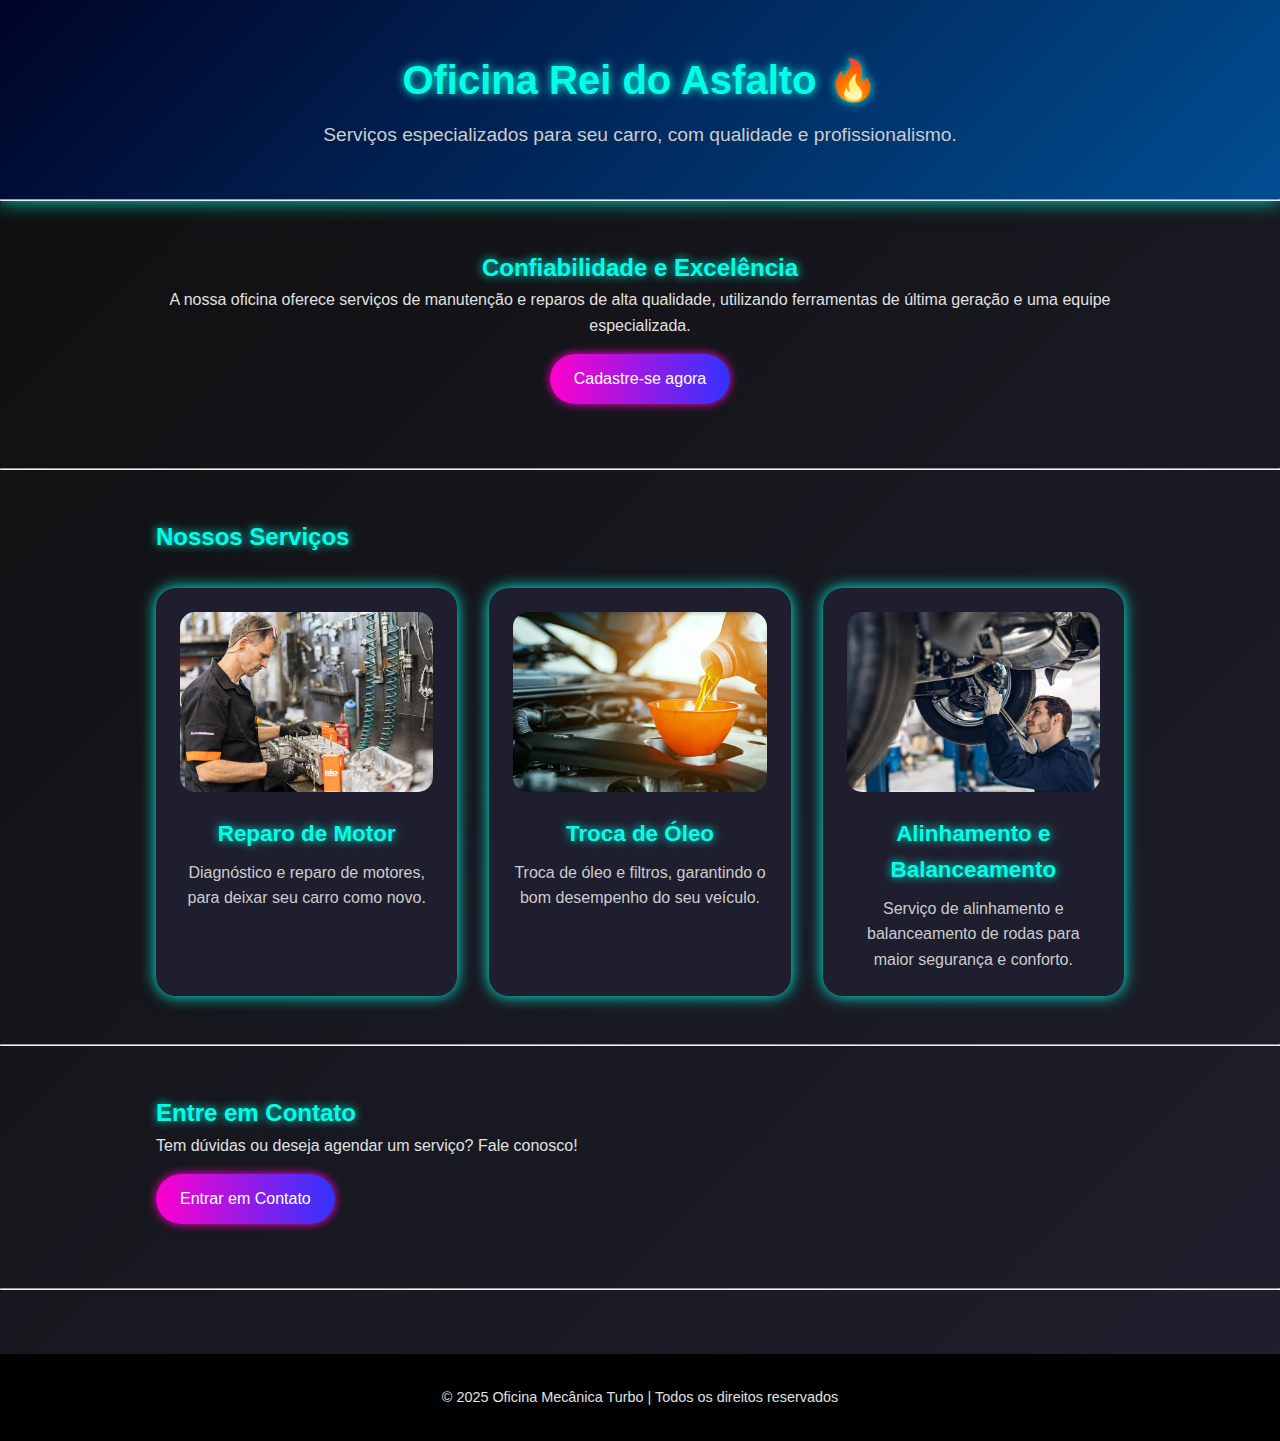
<file: Projetos/Pagina Inicial/Index.html>
<!DOCTYPE html>
<html lang="pt-br">
<head>
    <meta charset="UTF-8">
    <meta name="viewport" content="width=device-width, initial-scale=1.0">
    <link rel="stylesheet" href="Index.css">
    <title>Oficina Mecânica - Bem-vindo!</title>
</head>
<body>

<!-- Header com título e descrição -->
<header>
    <div class="header-container">
        <h1>Oficina Rei do Asfalto 🔥</h1>
        <p>Serviços especializados para seu carro, com qualidade e profissionalismo.</p>
        
    </div>
</header>
<hr>

<!-- Seção de introdução -->
<section class="intro">
    <div class="intro-container">
        <h2>Confiabilidade e Excelência</h2>
        <p>A nossa oficina oferece serviços de manutenção e reparos de alta qualidade, utilizando ferramentas de última geração e uma equipe especializada.</p>
        <a href="../Cadastro de Cliente/Cadastro de Cliente.html" class="btn">Cadastre-se agora</a>
    </div>
</section>
<hr>

<!-- Seção de serviços oferecidos -->
<section class="servicos">
    <h2>Nossos Serviços</h2>
    <div class="servicos-container">
        <div class="servico">
            <img src="reparo-do-motor.jpg" alt="Reparo de motor">
            <h3>Reparo de Motor</h3>
            <p>Diagnóstico e reparo de motores, para deixar seu carro como novo.</p>
        </div>
        <div class="servico">
            <img src="image-2023-03-28T034601.095.webp" alt="Troca de óleo">
            <h3>Troca de Óleo</h3>
            <p>Troca de óleo e filtros, garantindo o bom desempenho do seu veículo.</p>
        </div>
        <div class="servico">
            <img src="Interna-Alinhamento-e-balanceamento-de-carro-ok.jpg" alt="Alinhamento e Balanceamento">
            <h3>Alinhamento e Balanceamento</h3>
            <p>Serviço de alinhamento e balanceamento de rodas para maior segurança e conforto.</p>
        </div>
    </div>
</section>
<hr>
<!-- Seção de contato -->
<section class="contato">
    <h2>Entre em Contato</h2>
    <p>Tem dúvidas ou deseja agendar um serviço? Fale conosco!</p>
    <a href="../Pagina Inicial/Contato/Contato.html" class="btn">Entrar em Contato</a>
</section>
<hr>
<!-- Footer -->
<footer>
    <p>&copy; 2025 Oficina Mecânica Turbo | Todos os direitos reservados</p>
</footer>

</body>
</html>
</file>
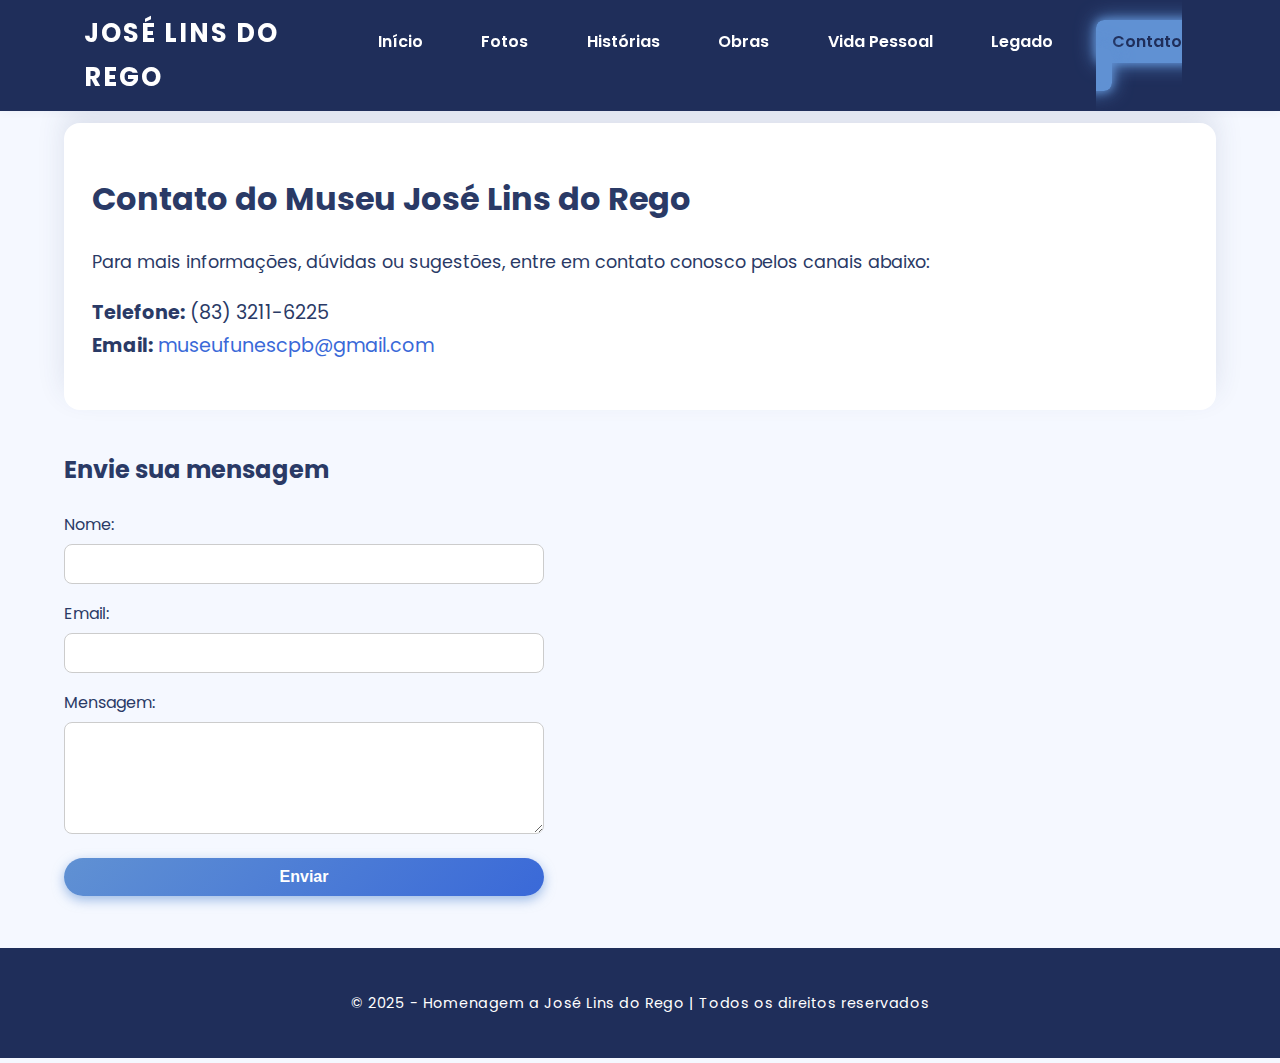
<file: Colegio/Contato.html>
<!DOCTYPE html>
<html lang="pt-br">
<head>
  <meta charset="UTF-8" />
  <meta name="viewport" content="width=device-width, initial-scale=1" />
  <title>Contato - José Lins do Rego</title>
  <link rel="stylesheet" href="css e java/Colegio.css" />
  <script defer src="css e java/Colegio.js"></script>
</head>
<body>
  <header class="header">
    <div class="container header-container">
      <div class="logo">José Lins do Rego</div>
      <nav>
        <button id="menu-toggle" class="menu-toggle">☰</button>
        <ul id="nav-links" class="nav-links">
          <li><a href="Colegio.html">Início</a></li>
          <li><a href="Fotos.html">Fotos</a></li>
          <li><a href="Historias.html">Histórias</a></li>
          <li><a href="Obras.html">Obras</a></li>
          <li><a href="Vidapessoal.html">Vida Pessoal</a></li>
          <li><a href="legado.html">Legado</a></li>
          <li><a href="contato.html" class="active">Contato</a></li>
        </ul>
      </nav>
    </div>
  </header>

  <main class="container main">
    <section class="story">
      <h1>Contato do Museu José Lins do Rego</h1>
      <p>Para mais informações, dúvidas ou sugestões, entre em contato conosco pelos canais abaixo:</p>
      <ul style="list-style: none; padding-left: 0; font-size: 1.2rem; color: var(--cor-texto);">
        <li><strong>Telefone:</strong> (83) 3211-6225</li>
        <li><strong>Email:</strong> <a href="mailto:museufunescpb@gmail.com" style="color: var(--cor-link); text-decoration: none;">museufunescpb@gmail.com</a></li>
      </ul>
    </section>

    <section style="margin-top: 2rem;">
      <h2>Envie sua mensagem</h2>
      <form id="contact-form" style="max-width: 480px; margin-top: 1rem;">
        <label for="name" style="display:block; margin-bottom: 6px;">Nome:</label>
        <input type="text" id="name" name="name" required style="width:100%; padding:10px; border-radius:8px; border:1px solid #ccc; margin-bottom: 16px; font-size: 1rem;" />

        <label for="email" style="display:block; margin-bottom: 6px;">Email:</label>
        <input type="email" id="email" name="email" required style="width:100%; padding:10px; border-radius:8px; border:1px solid #ccc; margin-bottom: 16px; font-size: 1rem;" />

        <label for="message" style="display:block; margin-bottom: 6px;">Mensagem:</label>
        <textarea id="message" name="message" rows="5" required style="width:100%; padding:10px; border-radius:8px; border:1px solid #ccc; margin-bottom: 16px; font-size: 1rem;"></textarea>

        <button type="submit" class="btn" style="width: 100%;">Enviar</button>
      </form>
      <div id="form-message" style="margin-top: 1rem; font-weight: bold; color: green; display:none;"></div>
    </section>
  </main>

  <footer class="footer">
    <div class="container">
      <p>&copy; 2025 - Homenagem a José Lins do Rego | Todos os direitos reservados</p>
    </div>
  </footer>

  <script>
    // JavaScript simples para simular envio do formulário
    const form = document.getElementById('contact-form');
    const formMessage = document.getElementById('form-message');

    form.addEventListener('submit', function(e) {
      e.preventDefault();
      formMessage.style.color = 'green';
      formMessage.textContent = 'Mensagem enviada com sucesso! Obrigado pelo contato.';
      formMessage.style.display = 'block';
      form.reset();
    });
  </script>
</body>
</html>
</file>
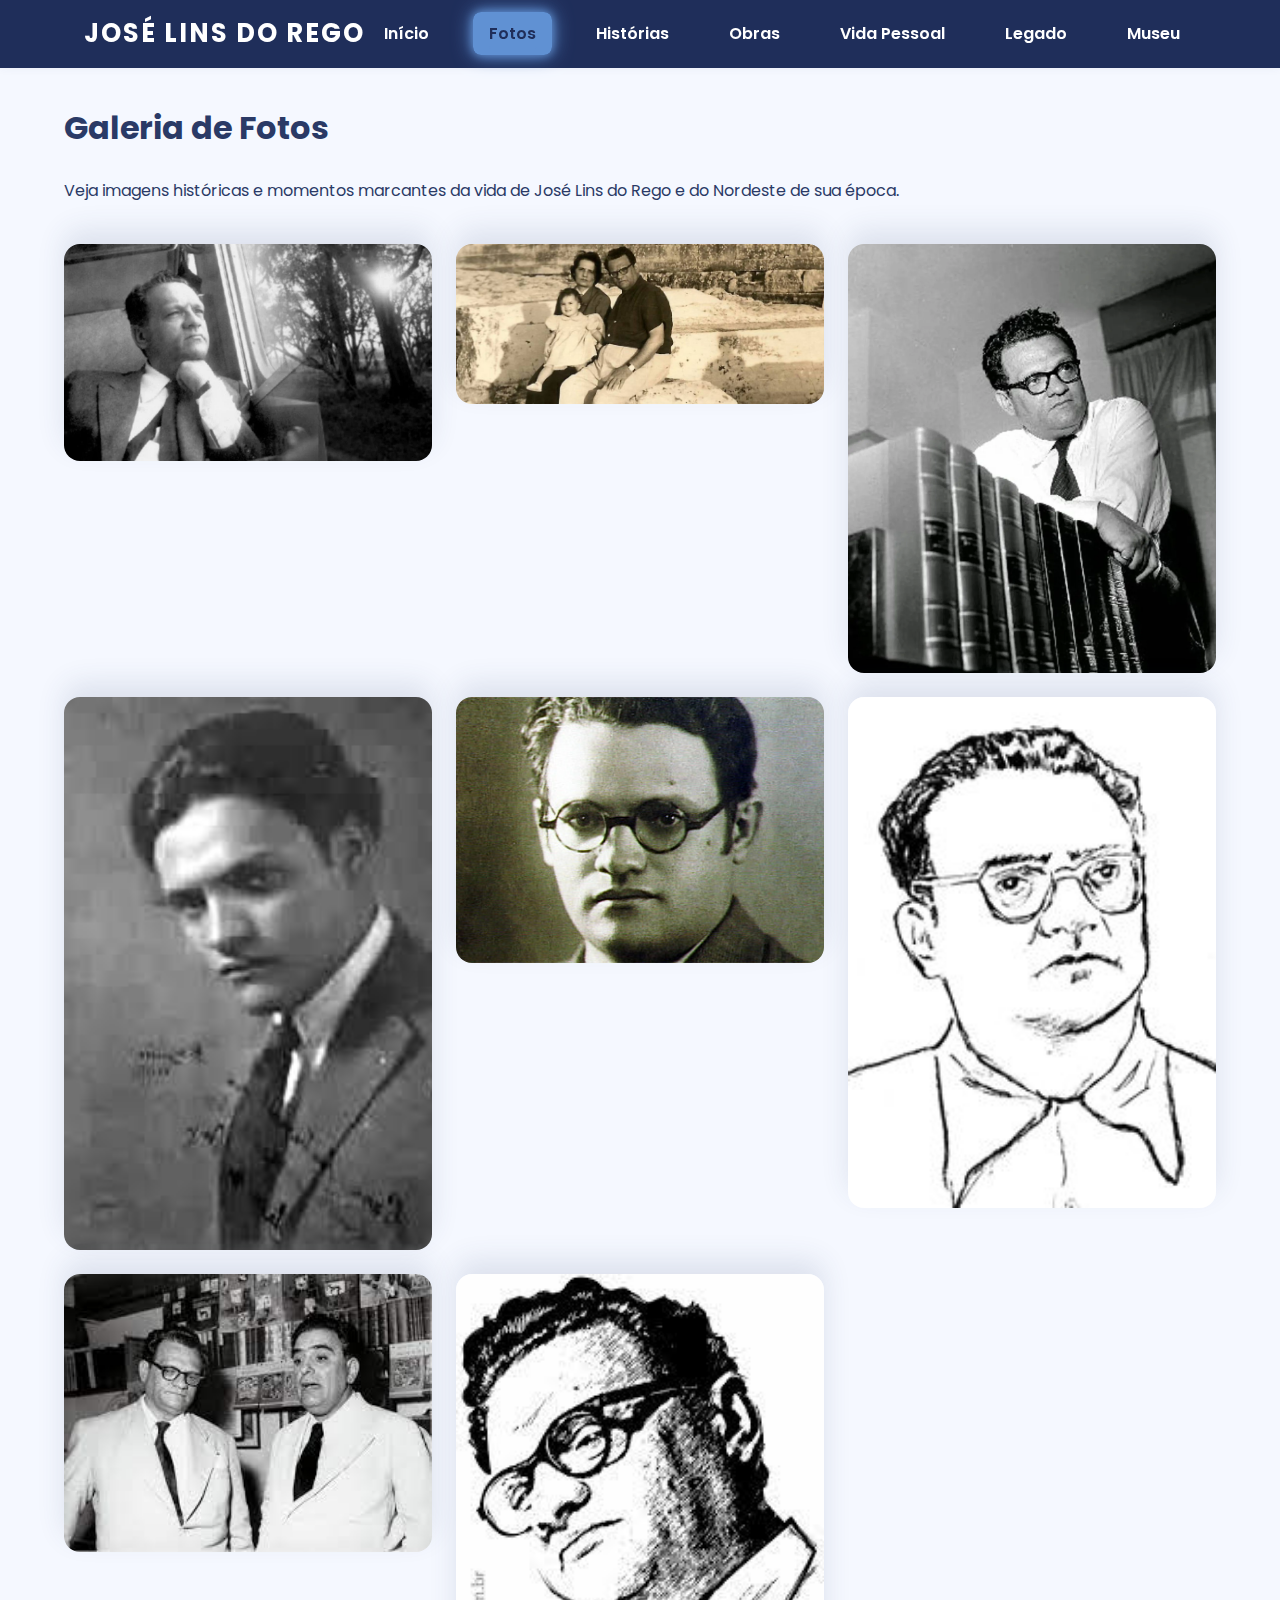
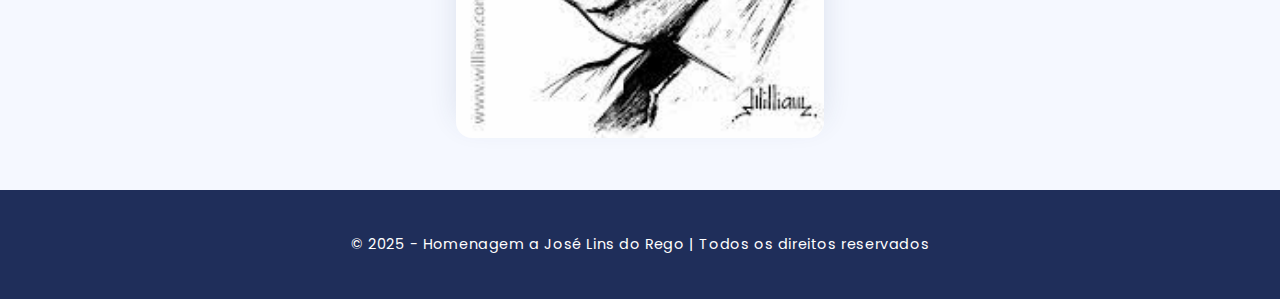
<file: Colegio/Fotos.html>
<!DOCTYPE html>
<html lang="pt-br">
<head>
  <meta charset="UTF-8" />
  <meta name="viewport" content="width=device-width, initial-scale=1" />
  <title>Fotos - José Lins do Rego</title>
  <link rel="stylesheet" href="css e java/Colegio.css" />
  <script defer src="css e java/Colegio.js"></script>
</head>
<body>
  <header class="header">
    <div class="container header-container">
      <div class="logo">José Lins do Rego</div>
      <nav>
        <button id="menu-toggle" class="menu-toggle">☰</button>
        <ul id="nav-links" class="nav-links">
          <li><a href="Colegio.html">Início</a></li>
          <li><a href="Fotos.html" class="active">Fotos</a></li>
          <li><a href="Historias.html">Histórias</a></li>
          <li><a href="Obras.html">Obras</a></li>
          <li><a href="Vidapessoal.html">Vida Pessoal</a></li>
          <li><a href="legado.html">Legado</a></li>
          <li><a href="Museu.html">Museu</a></li>
        </ul>
      </nav>
    </div>
  </header>

  <main class="container main">
    <h1>Galeria de Fotos</h1>
    <p>Veja imagens históricas e momentos marcantes da vida de José Lins do Rego e do Nordeste de sua época.</p>

    <section class="gallery">
      <img src="Foto/Jose.Lins_.do_.Rego_.jpg" alt="José Lins do Rego" />
      <img src="Foto/93167795_SC-Fotos-do-escritor-Jose-Lins-do-Rego.jpg" alt="Assinatura" />
      <img src="Foto/Jose-Lins-do-Rego_277.jpg" alt="Casa de Engenho" />
      <img src="Foto/images.jpg" alt="Memorial José Lins do Rego" />

      <!-- Novas fotos adicionadas -->
      <img src="Foto/Jose_lins_1918-5.jpg" alt="Museu José Lins do Rego - Fachada" />
      <img src="Foto/jose-lins-do-rego.jpg" alt="Interior do Museu José Lins do Rego" />
      <img src="Foto/images (1).jpg" alt="Engenho antigo no Nordeste" />
      <img src="Foto/images (2).jpg" alt="Livros de José Lins do Rego" />
    </section>
  </main>

  <footer class="footer">
    <div class="container">
      <p>&copy; 2025 - Homenagem a José Lins do Rego | Todos os direitos reservados</p>
    </div>
  </footer>
</body>
</html>
</file>
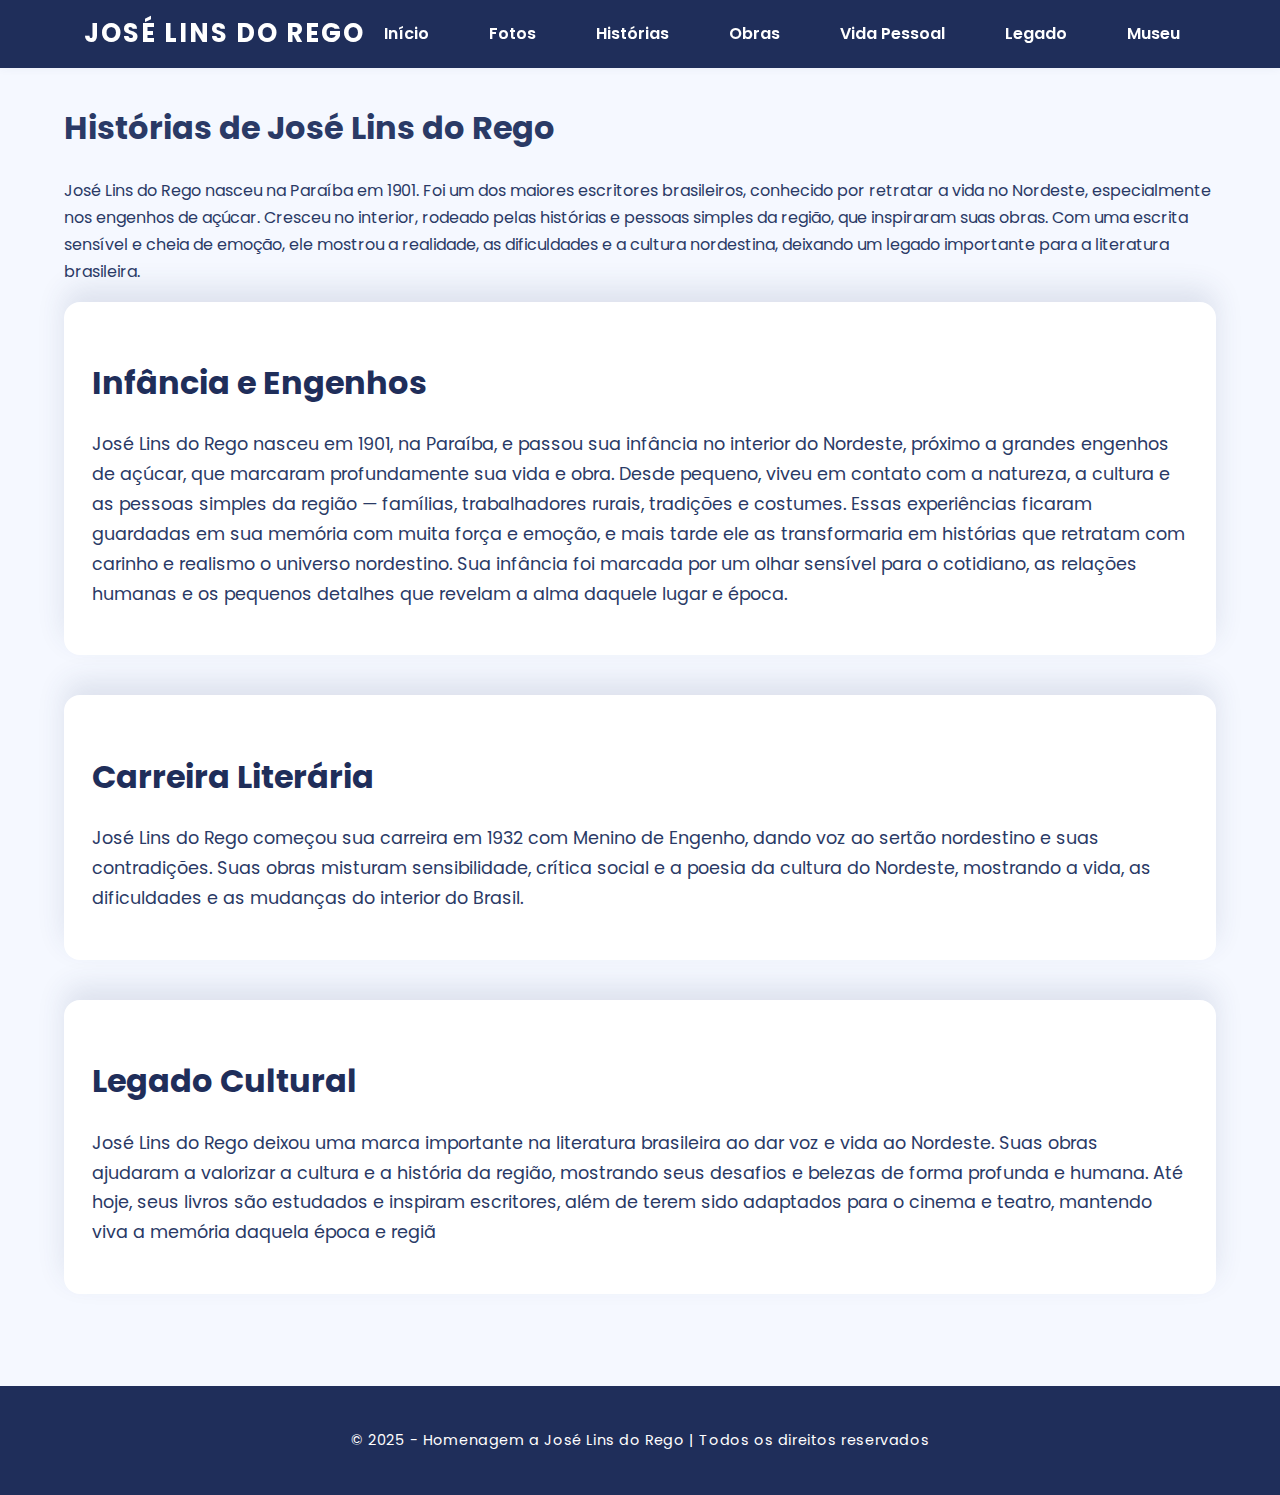
<file: Colegio/Historias.html>
<!DOCTYPE html>
<html lang="pt-br">
<head>
  <meta charset="UTF-8" />
  <meta name="viewport" content="width=device-width, initial-scale=1" />
  <title>Histórias - José Lins do Rego</title>
  <link rel="stylesheet" href="css e java/Colegio.css" />
  <script defer src="css e java/Colegio.js"></script>
</head>
<body>
  <header class="header">
    <div class="container header-container">
      <div class="logo">José Lins do Rego</div>
      <nav>
        <button id="menu-toggle" class="menu-toggle">☰</button>
        <ul id="nav-links" class="nav-links">
          <li><a href="Colegio.html">Início</a></li>
          <li><a href="Fotos.html">Fotos</a></li>
          <li><a href="Historias.html">Histórias</a></li>
          <li><a href="Obras.html">Obras</a></li>
          <li><a href="Vidapessoal.html">Vida Pessoal</a></li>
          <li><a href="legado.html">Legado</a></li>
          <li><a href="Museu.html">Museu</a></li>
        </ul>
      </nav>
    </div>
  </header>

  <main class="container main">
    <h1>Histórias de José Lins do Rego</h1>
    <p>José Lins do Rego nasceu na Paraíba em 1901. Foi um dos maiores escritores brasileiros, conhecido por retratar a vida no Nordeste, especialmente nos engenhos de açúcar. Cresceu no interior, rodeado pelas histórias e pessoas simples da região, que inspiraram suas obras. Com uma escrita sensível e cheia de emoção, ele mostrou a realidade, as dificuldades e a cultura nordestina, deixando um legado importante para a literatura brasileira.</p>

    <article class="story">
      <h2>Infância e Engenhos</h2>
      <p>José Lins do Rego nasceu em 1901, na Paraíba, e passou sua infância no interior do Nordeste, próximo a grandes engenhos de açúcar, que marcaram profundamente sua vida e obra. Desde pequeno, viveu em contato com a natureza, a cultura e as pessoas simples da região — famílias, trabalhadores rurais, tradições e costumes. Essas experiências ficaram guardadas em sua memória com muita força e emoção, e mais tarde ele as transformaria em histórias que retratam com carinho e realismo o universo nordestino. Sua infância foi marcada por um olhar sensível para o cotidiano, as relações humanas e os pequenos detalhes que revelam a alma daquele lugar e época.</p>
    </article>

    <article class="story">
      <h2>Carreira Literária</h2>
      <p>José Lins do Rego começou sua carreira em 1932 com Menino de Engenho, dando voz ao sertão nordestino e suas contradições. Suas obras misturam sensibilidade, crítica social e a poesia da cultura do Nordeste, mostrando a vida, as dificuldades e as mudanças do interior do Brasil.</p>
    </article>

    <article class="story">
      <h2>Legado Cultural</h2>
      <p>José Lins do Rego deixou uma marca importante na literatura brasileira ao dar voz e vida ao Nordeste. Suas obras ajudaram a valorizar a cultura e a história da região, mostrando seus desafios e belezas de forma profunda e humana. Até hoje, seus livros são estudados e inspiram escritores, além de terem sido adaptados para o cinema e teatro, mantendo viva a memória daquela época e regiã</p>
    </article>
  </main>

  <footer class="footer">
    <div class="container">
      <p>&copy; 2025 - Homenagem a José Lins do Rego | Todos os direitos reservados</p>
    </div>
  </footer>
</body>
</html>
</file>
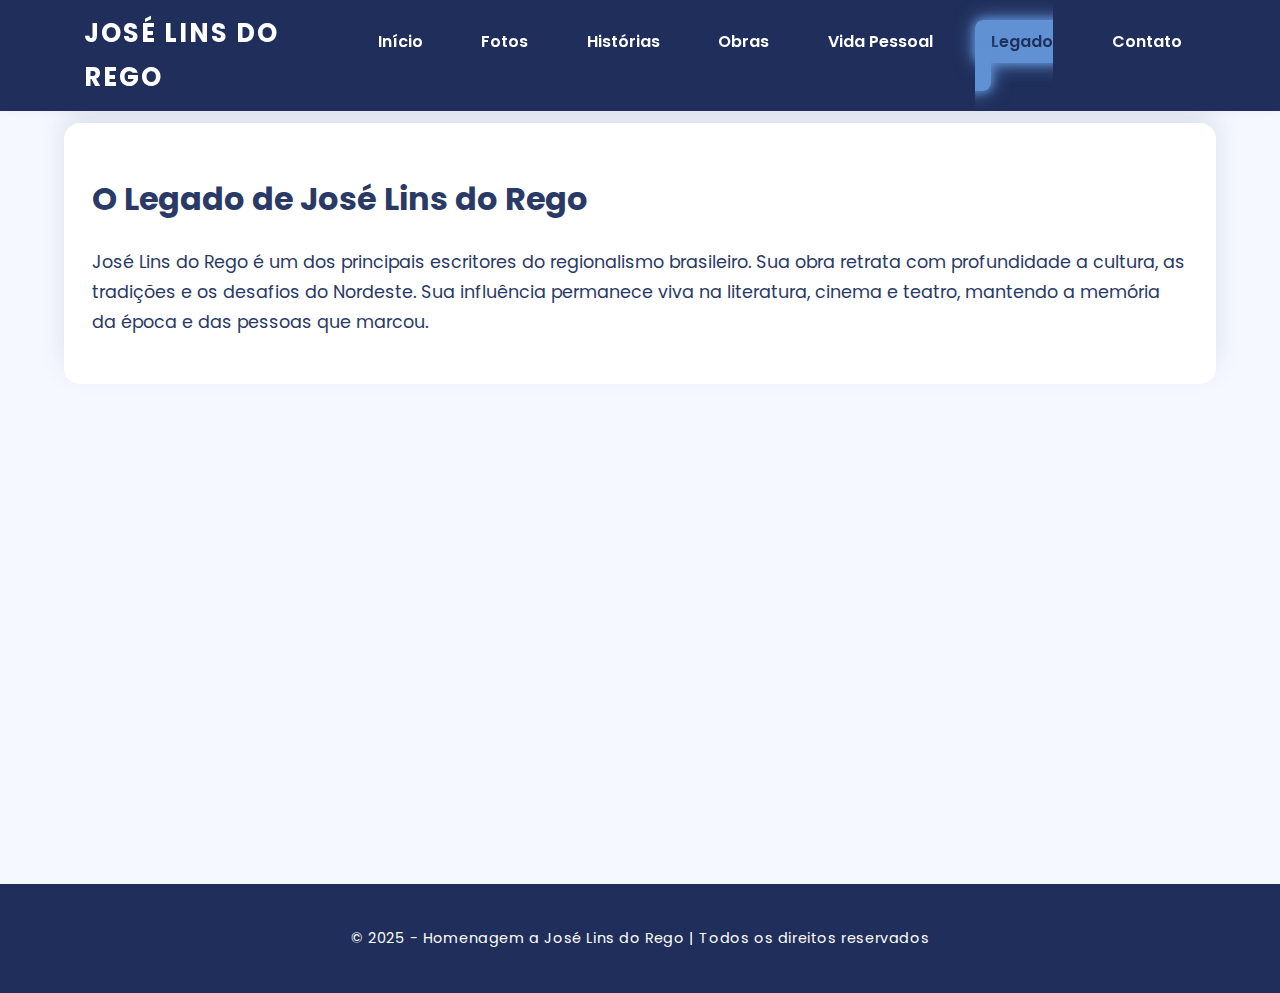
<file: Colegio/Legado.html>
<!DOCTYPE html>
<html lang="pt-br">
<head>
  <meta charset="UTF-8" />
  <meta name="viewport" content="width=device-width, initial-scale=1" />
  <title>Legado - José Lins do Rego</title>
  <link rel="stylesheet" href="css e java/Colegio.css" />
  <script defer src="css e java/Colegio.js"></script>
</head>
<body>
  <header class="header">
    <div class="container header-container">
      <div class="logo">José Lins do Rego</div>
      <nav>
        <button id="menu-toggle" class="menu-toggle">☰</button>
        <ul id="nav-links" class="nav-links">
          <li><a href="Colegio.html">Início</a></li>
          <li><a href="Fotos.html">Fotos</a></li>
          <li><a href="Historias.html">Histórias</a></li>
          <li><a href="Obras.html">Obras</a></li>
          <li><a href="Vidapessoal.html">Vida Pessoal</a></li>
          <li><a href="legado.html" class="active">Legado</a></li>
          <li><a href="contato.html">Contato</a></li>
        </ul>
      </nav>
    </div>
  </header>

  <main class="container main">
    <section class="story">
      <h1>O Legado de José Lins do Rego</h1>
      <p>
        José Lins do Rego é um dos principais escritores do regionalismo brasileiro. Sua obra retrata com profundidade a cultura, as tradições e os desafios do Nordeste. Sua influência permanece viva na literatura, cinema e teatro, mantendo a memória da época e das pessoas que marcou.
      </p>
    </section>

    <section class="video-container" style="margin-top: 2rem;">
      <iframe 
        width="100%" 
        height="400" 
        src="https://www.youtube.com/embed/02HXX6yW4sg?start=78" 
        title="Legado de José Lins do Rego" 
        frameborder="0" 
        allow="accelerometer; autoplay; clipboard-write; encrypted-media; gyroscope; picture-in-picture; web-share" 
        allowfullscreen>
      </iframe>
    </section>
  </main>

  <footer class="footer">
    <div class="container">
      <p>&copy; 2025 - Homenagem a José Lins do Rego | Todos os direitos reservados</p>
    </div>
  </footer>
</body>
</html>
</file>
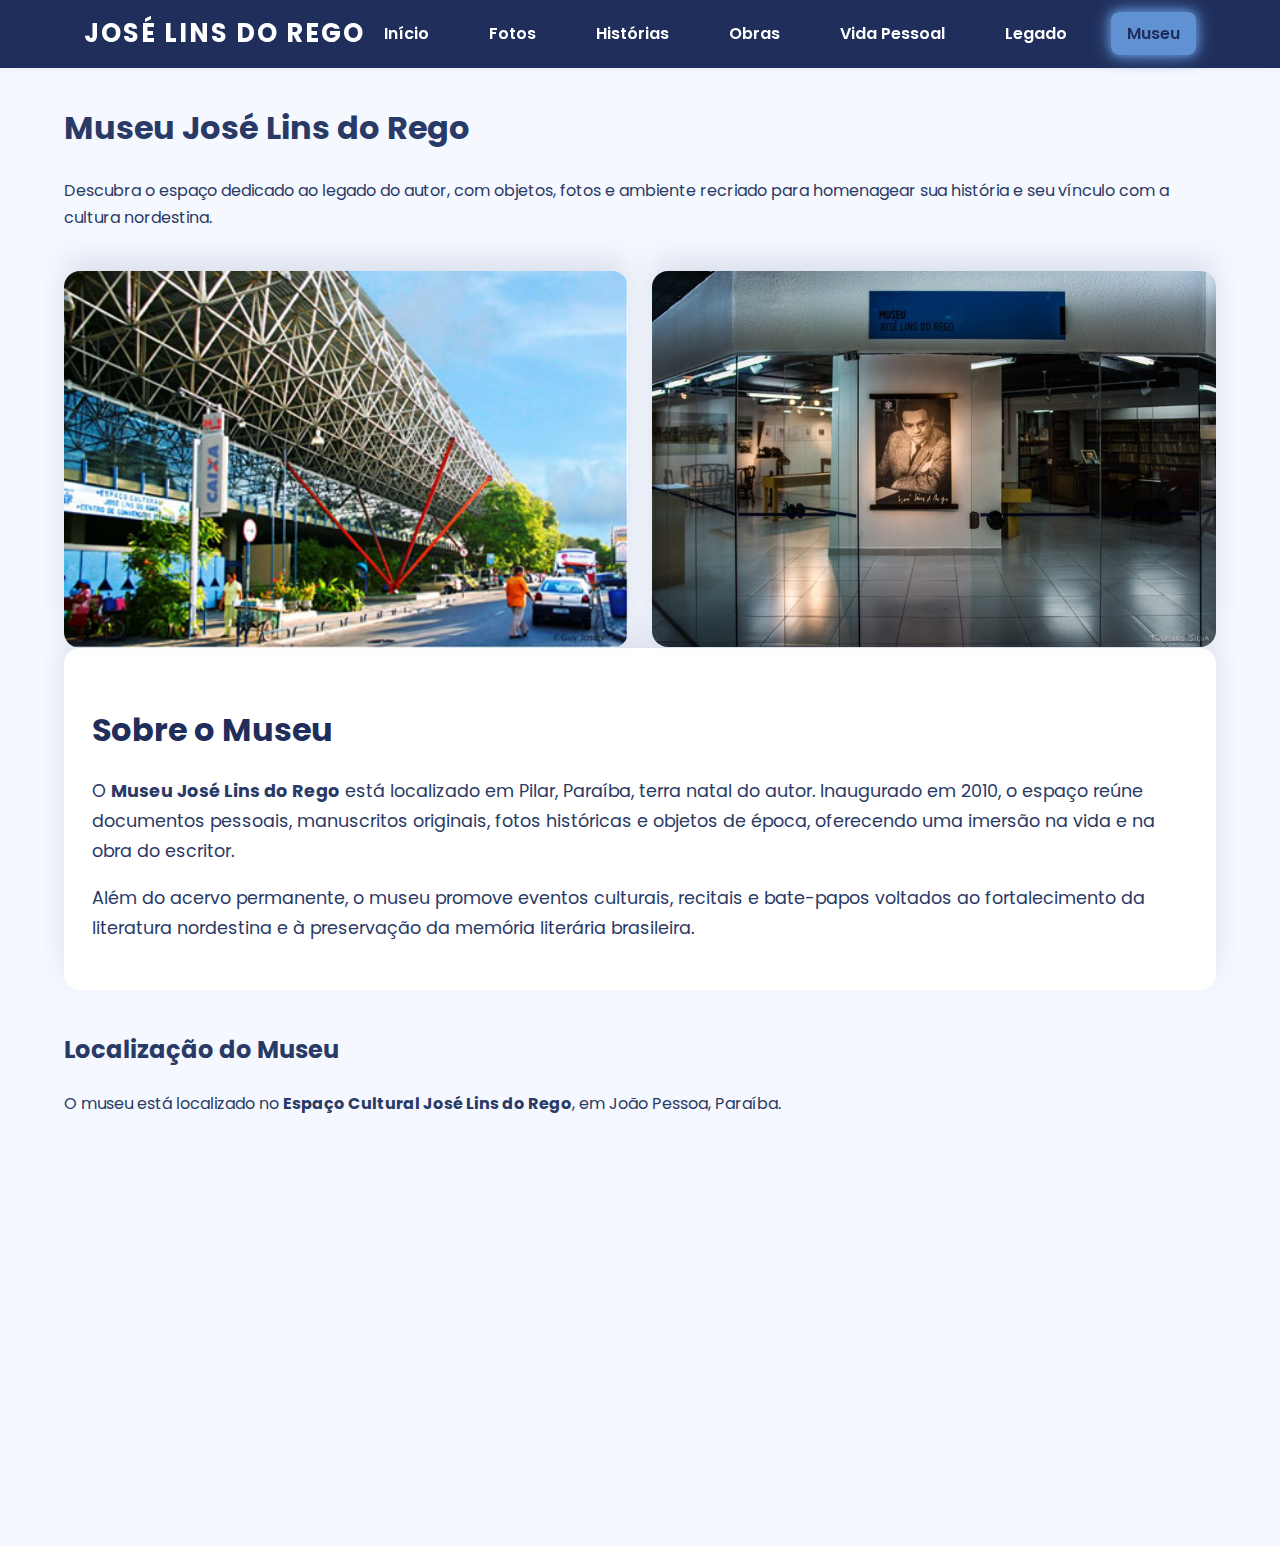
<file: Colegio/Museu.html>
<!DOCTYPE html>
<html lang="pt-br">
<head>
  <meta charset="UTF-8" />
  <meta name="viewport" content="width=device-width, initial-scale=1.0" />
  <title>Museu - José Lins do Rego</title>
  <link rel="stylesheet" href="css e java/Colegio.css" />
  <script defer src="css e java/Colegio.js"></script>
</head>
<body>
  <header class="header">
    <div class="container header-container">
      <div class="logo">José Lins do Rego</div>
      <nav>
        <button id="menu-toggle" class="menu-toggle">☰</button>
        <ul id="nav-links" class="nav-links">
          <li><a href="Colegio.html">Início</a></li>
          <li><a href="Fotos.html">Fotos</a></li>
          <li><a href="Historias.html">Histórias</a></li>
          <li><a href="Obras.html">Obras</a></li>
          <li><a href="Vidapessoal.html">Vida Pessoal</a></li>
          <li><a href="legado.html">Legado</a></li>
          <li><a href="Museu.html" class="active">Museu</a></li>
        </ul>
      </nav>
    </div>
  </header>

  <main class="container main">
    <h1>Museu José Lins do Rego</h1>
    <p>Descubra o espaço dedicado ao legado do autor, com objetos, fotos e ambiente recriado para homenagear sua história e seu vínculo com a cultura nordestina.</p>

    <section class="gallery">
      <img src="Foto/Espa--o-CulturalJP-PB1.jpg" alt="Fachada do Museu José Lins do Rego" />
      <img src="Foto/museu.jpeg" alt="Interior do Museu José Lins do Rego" />
    </section>

    <section class="story">
      <h2>Sobre o Museu</h2>
      <p>O <strong>Museu José Lins do Rego</strong> está localizado em Pilar, Paraíba, terra natal do autor. Inaugurado em 2010, o espaço reúne documentos pessoais, manuscritos originais, fotos históricas e objetos de época, oferecendo uma imersão na vida e na obra do escritor.</p>
      <p>Além do acervo permanente, o museu promove eventos culturais, recitais e bate-papos voltados ao fortalecimento da literatura nordestina e à preservação da memória literária brasileira.</p>
    </section>

    <section class="map-section">
      <h2>Localização do Museu</h2>
      <p>O museu está localizado no <strong>Espaço Cultural José Lins do Rego</strong>, em João Pessoa, Paraíba.</p>
      <div style="width: 100%; max-width: 100%; height: 400px; margin-top: 1em;">
        <iframe
        src="https://www.google.com/maps/embed?pb=!1m18!1m12!1m3!1d3930.616676650175!2d-34.84482268441119!3d-7.122255799384683!2m3!1f0!2f0!3f0!3m2!1i1024!2i768!4f13.1!3m3!1m2!1s0x7acdd26bd6b6c2b%3A0xd1b6a0fefa8446f4!2sMuseu%20Jos%C3%A9%20Lins%20do%20Rego!5e0!3m2!1spt-BR!2sbr!4v1719865361619!5m2!1spt-BR!2sbr"
        width="100%"
        height="400"
        style="border:0; border-radius: 10px;"
        allowfullscreen=""
        loading="lazy"
        referrerpolicy="no-referrer-when-downgrade">
      </iframe>
</file>
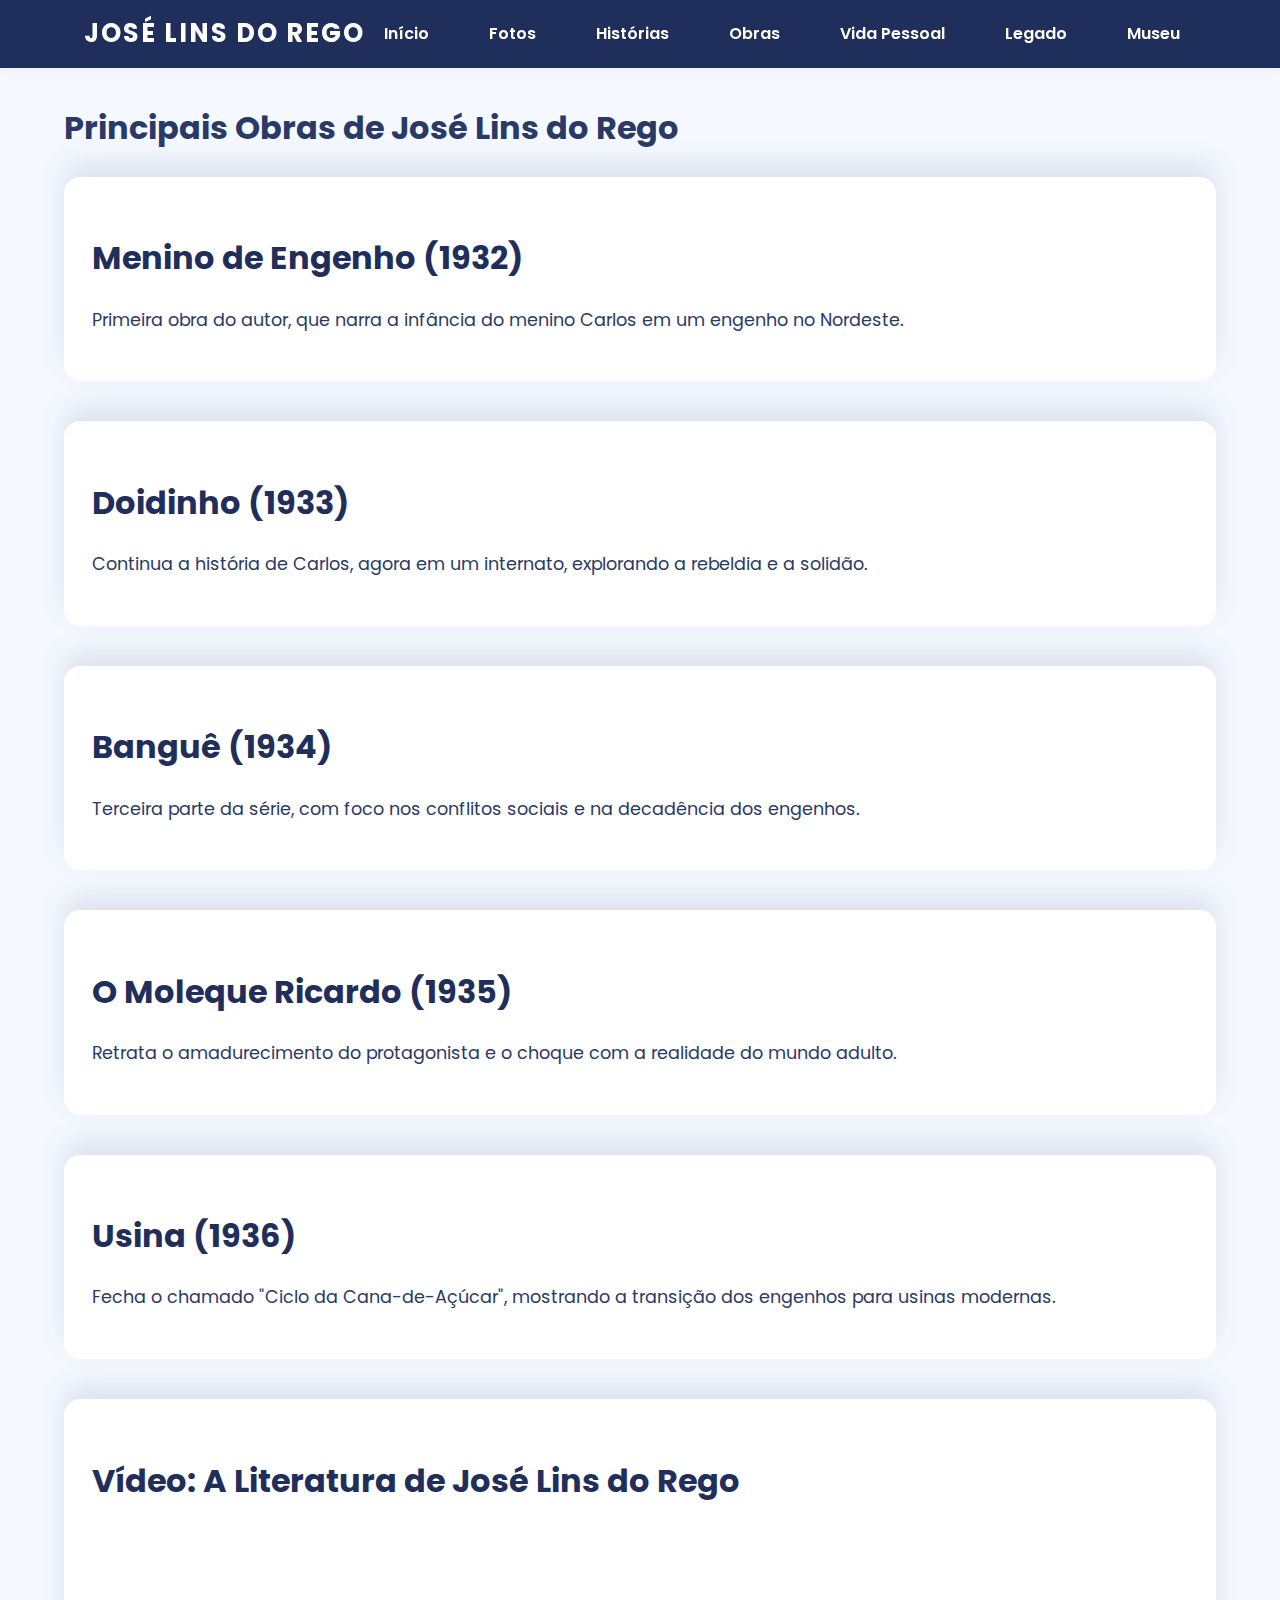
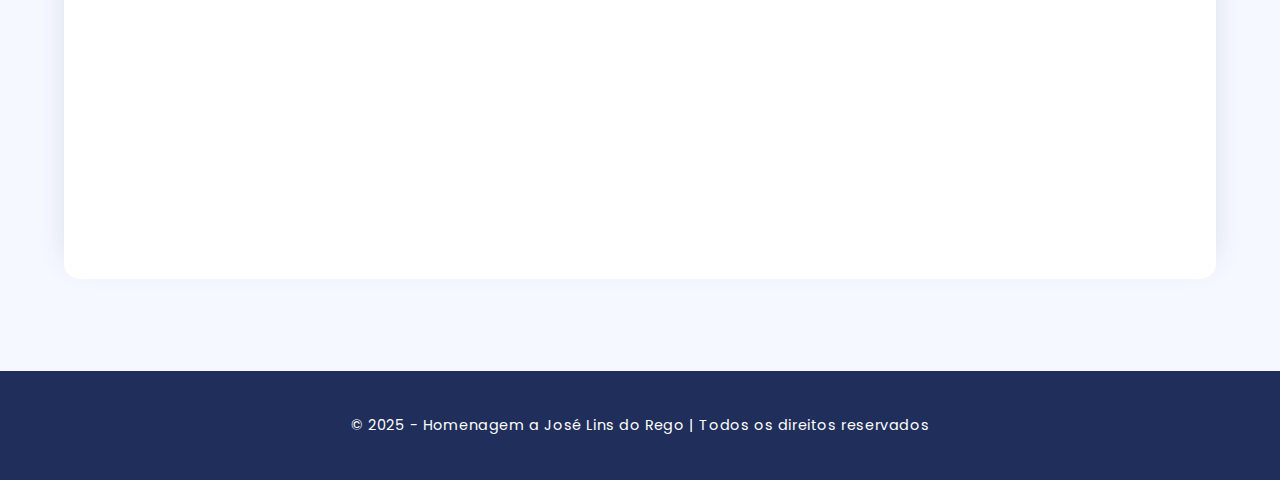
<file: Colegio/Obras.html>
<!DOCTYPE html>
<html lang="pt-br">
<head>
  <meta charset="UTF-8" />
  <meta name="viewport" content="width=device-width, initial-scale=1.0" />
  <title>Obras - José Lins do Rego</title>
  <link rel="stylesheet" href="css e java/Colegio.css" />
  <script defer src="css e java/Colegio.js"></script>
</head>
<body>
  <header class="header">
    <div class="container header-container">
      <div class="logo">José Lins do Rego</div>
      <nav>
        <button id="menu-toggle" class="menu-toggle">☰</button>
        <ul id="nav-links" class="nav-links">
          <li><a href="Colegio.html">Início</a></li>
          <li><a href="Fotos.html">Fotos</a></li>
          <li><a href="Historias.html">Histórias</a></li>
          <li><a href="Obras.html">Obras</a></li>
          <li><a href="Vidapessoal.html">Vida Pessoal</a></li>
          <li><a href="legado.html">Legado</a></li>
          <li><a href="Museu.html">Museu</a></li>
        </ul>
      </nav>
    </div>
  </header>

  <main class="container main">
    <h1>Principais Obras de José Lins do Rego</h1>
    <section class="works-list">
      <div class="work">
        <h2>Menino de Engenho (1932)</h2>
        <p>Primeira obra do autor, que narra a infância do menino Carlos em um engenho no Nordeste.</p>
      </div>

      <div class="work">
        <h2>Doidinho (1933)</h2>
        <p>Continua a história de Carlos, agora em um internato, explorando a rebeldia e a solidão.</p>
      </div>

      <div class="work">
        <h2>Banguê (1934)</h2>
        <p>Terceira parte da série, com foco nos conflitos sociais e na decadência dos engenhos.</p>
      </div>

      <div class="work">
        <h2>O Moleque Ricardo (1935)</h2>
        <p>Retrata o amadurecimento do protagonista e o choque com a realidade do mundo adulto.</p>
      </div>

      <div class="work">
        <h2>Usina (1936)</h2>
        <p>Fecha o chamado "Ciclo da Cana-de-Açúcar", mostrando a transição dos engenhos para usinas modernas.</p>
      </div>

      <div class="work">
        <h2>Vídeo: A Literatura de José Lins do Rego</h2>
        <div class="video-container">
          <iframe width="560" height="315" src="https://www.youtube.com/watch?v=02HXX6yW4sg&t=65s" 
            title="José Lins do Rego - Literatura Brasileira" frameborder="0" allow="accelerometer; autoplay; clipboard-write; encrypted-media; gyroscope; picture-in-picture; web-share" allowfullscreen>
          </iframe>
        </div>
      </div>
    </section>
  </main>

  <footer class="footer">
    <div class="container">
      <p>&copy; 2025 - Homenagem a José Lins do Rego | Todos os direitos reservados</p>
    </div>
  </footer>
</body>
</html>
</file>
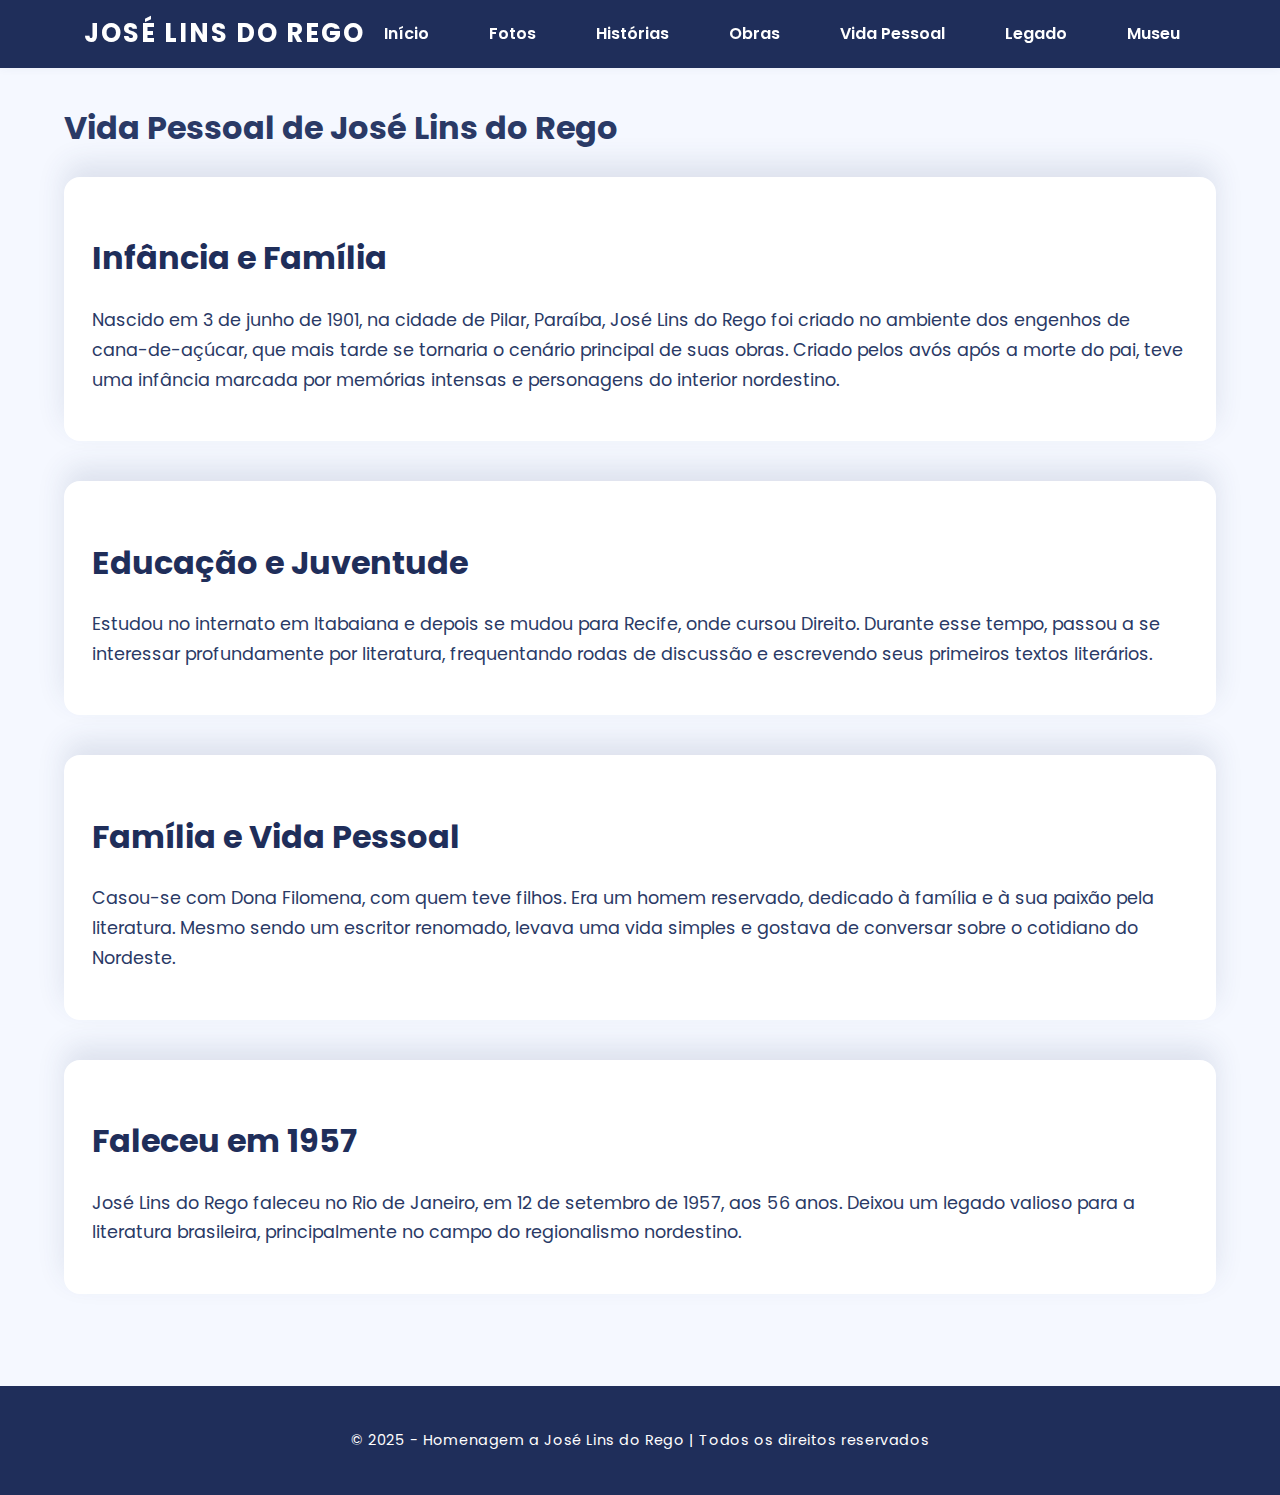
<file: Colegio/Vidapessoal.html>
<!DOCTYPE html>
<html lang="pt-br">
<head>
  <meta charset="UTF-8" />
  <meta name="viewport" content="width=device-width, initial-scale=1.0" />
  <title>Vida Pessoal - José Lins do Rego</title>
  <link rel="stylesheet" href="css e java/Colegio.css" />
  <script defer src="css e java/Colegio.js"></script>
</head>
<body>
  <header class="header">
    <div class="container header-container">
      <div class="logo">José Lins do Rego</div>
      <nav>
        <button id="menu-toggle" class="menu-toggle">☰</button>
        <ul id="nav-links" class="nav-links">
          <li><a href="Colegio.html">Início</a></li>
          <li><a href="Fotos.html">Fotos</a></li>
          <li><a href="Historias.html">Histórias</a></li>
          <li><a href="Obras.html">Obras</a></li>
          <li><a href="Vidapessoal.html">Vida Pessoal</a></li>
          <li><a href="legado.html">Legado</a></li>
          <li><a href="Museu.html">Museu</a></li>
        </ul>
      </nav>
    </div>
  </header>

  <main class="container main">
    <h1>Vida Pessoal de José Lins do Rego</h1>

    <section class="story">
      <h2>Infância e Família</h2>
      <p>Nascido em 3 de junho de 1901, na cidade de Pilar, Paraíba, José Lins do Rego foi criado no ambiente dos engenhos de cana-de-açúcar, que mais tarde se tornaria o cenário principal de suas obras. Criado pelos avós após a morte do pai, teve uma infância marcada por memórias intensas e personagens do interior nordestino.</p>
    </section>

    <section class="story">
      <h2>Educação e Juventude</h2>
      <p>Estudou no internato em Itabaiana e depois se mudou para Recife, onde cursou Direito. Durante esse tempo, passou a se interessar profundamente por literatura, frequentando rodas de discussão e escrevendo seus primeiros textos literários.</p>
    </section>

    <section class="story">
      <h2>Família e Vida Pessoal</h2>
      <p>Casou-se com Dona Filomena, com quem teve filhos. Era um homem reservado, dedicado à família e à sua paixão pela literatura. Mesmo sendo um escritor renomado, levava uma vida simples e gostava de conversar sobre o cotidiano do Nordeste.</p>
    </section>

    <section class="story">
      <h2>Faleceu em 1957</h2>
      <p>José Lins do Rego faleceu no Rio de Janeiro, em 12 de setembro de 1957, aos 56 anos. Deixou um legado valioso para a literatura brasileira, principalmente no campo do regionalismo nordestino.</p>
    </section>
  </main>

  <footer class="footer">
    <div class="container">
      <p>&copy; 2025 - Homenagem a José Lins do Rego | Todos os direitos reservados</p>
    </div>
  </footer>
</body>
</html>
</file>
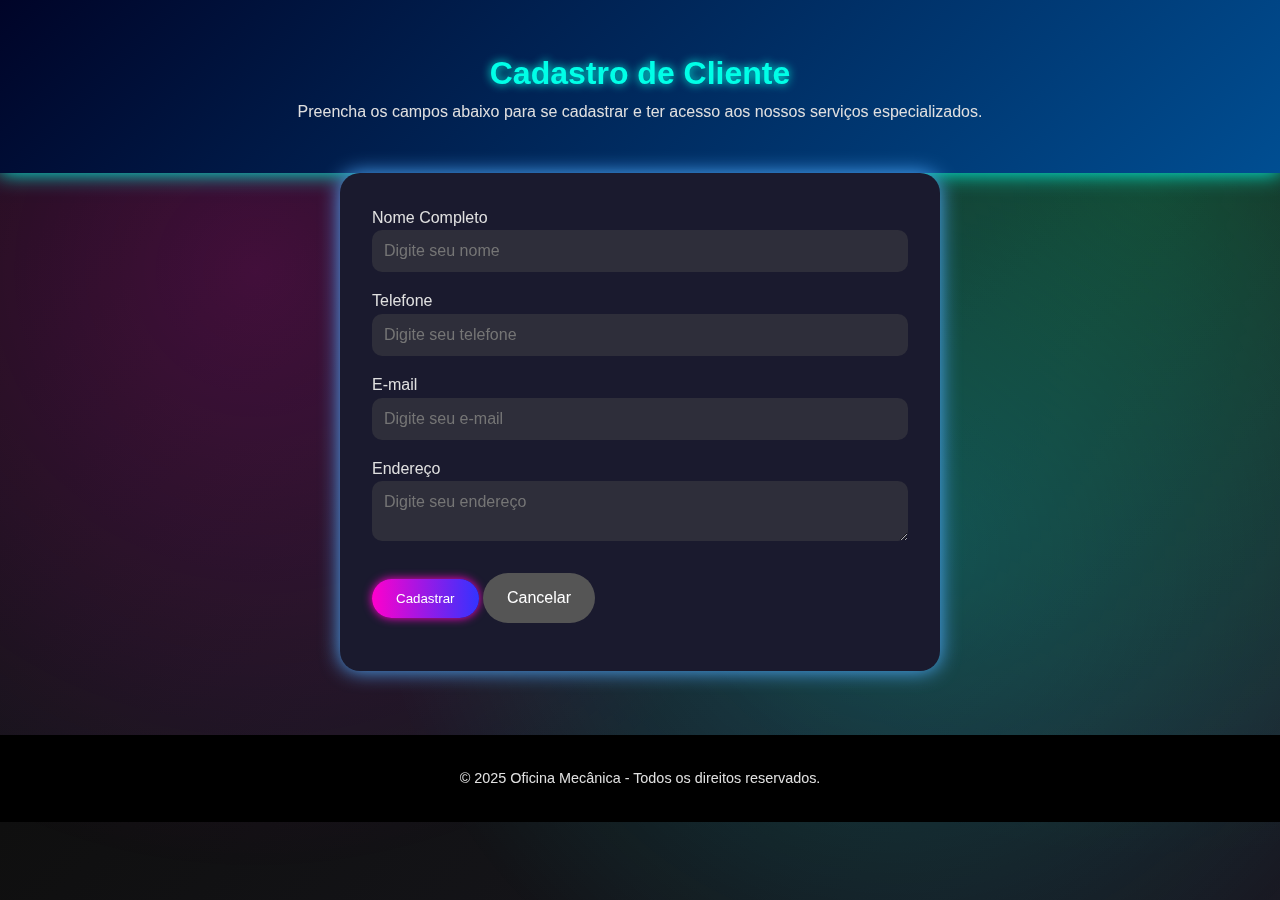
<file: Projetos/Cadastro de Cliente/Cadastro de Cliente.html>
<!DOCTYPE html>
<html lang="pt-br">
<head>
    <meta charset="UTF-8">
    <meta name="viewport" content="width=device-width, initial-scale=1.0">
    <link rel="stylesheet" href="../Pagina Inicial/Index.css">
    <title>Cadastro de Cliente - Oficina Mecânica</title>
</head>
<body>

<!-- Background em movimento -->
<div class="background-balls"></div>

<div class="container">
    <header>
        <h1>Cadastro de Cliente</h1>
        <p>Preencha os campos abaixo para se cadastrar e ter acesso aos nossos serviços especializados.</p>
    </header>

    <main>
        <form action="../Cadastro De Veiculos/Cadastro De Veiculos.html" method="POST" class="form-cadastro">
            <div class="form-group">
                <label for="nome">Nome Completo</label>
                <input type="text" id="nome" name="nome" required placeholder="Digite seu nome">
            </div>

            <div class="form-group">
                <label for="telefone">Telefone</label>
                <input type="tel" id="telefone" name="telefone" required placeholder="Digite seu telefone">
            </div>

            <div class="form-group">
                <label for="email">E-mail</label>
                <input type="email" id="email" name="email" required placeholder="Digite seu e-mail">
            </div>

            <div class="form-group">
                <label for="endereco">Endereço</label>
                <textarea id="endereco" name="endereco" required placeholder="Digite seu endereço"></textarea>
            </div>

            <div class="form-actions">
                <button type="submit" class="btn">Cadastrar</button>
                <a href="index.html" class="btn cancel">Cancelar</a>
            </div>
        </form>
    </main>

    <footer>
        <p>&copy; 2025 Oficina Mecânica - Todos os direitos reservados.</p>
    </footer>
</div>

</body>
</html>
</file>
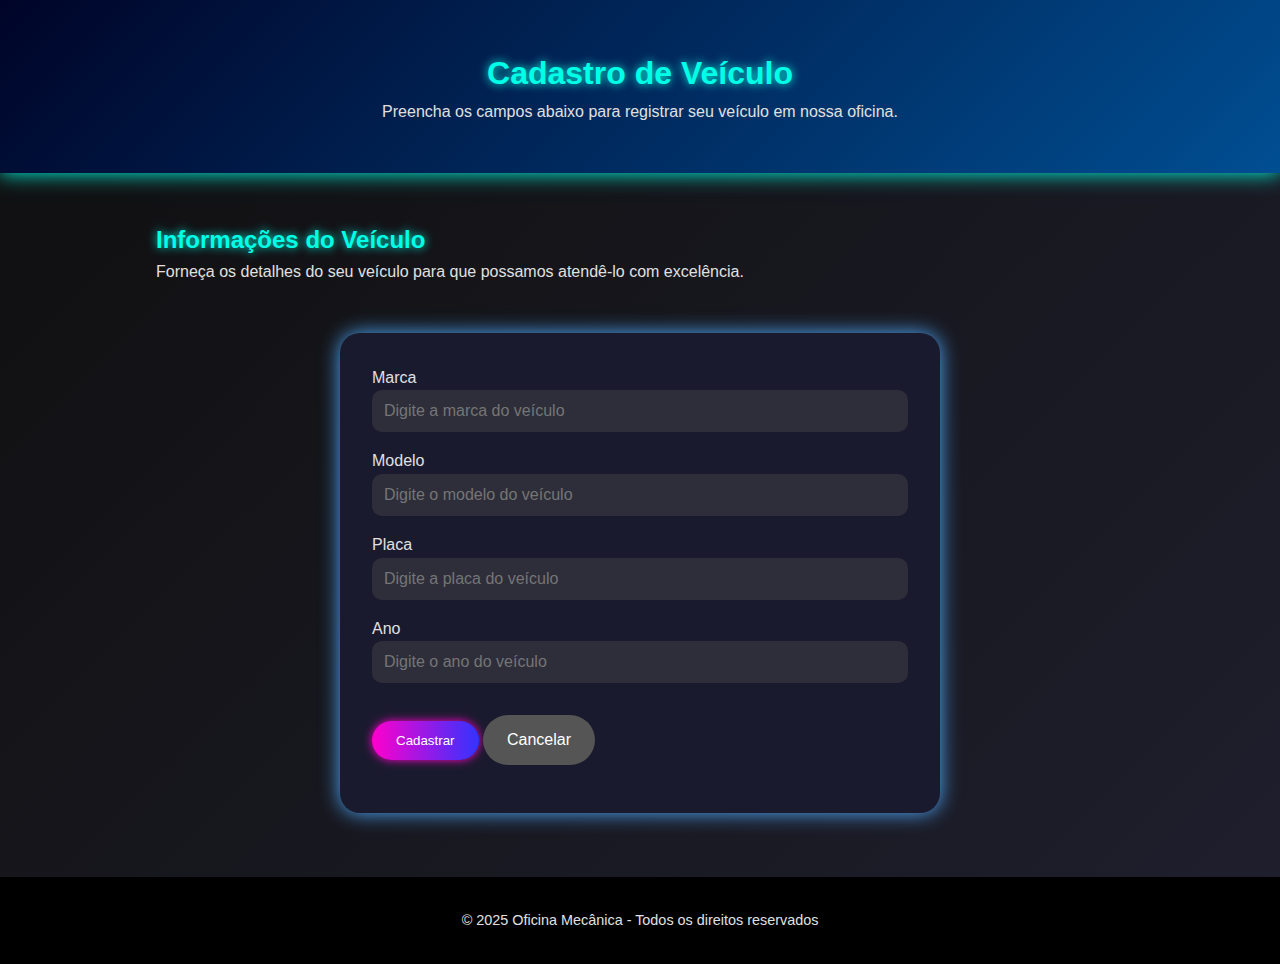
<file: Projetos/Cadastro De Veiculos/Cadastro De Veiculos.html>
<!DOCTYPE html>
<html lang="pt-br">
<head>
    <meta charset="UTF-8">
    <meta name="viewport" content="width=device-width, initial-scale=1.0">
    <link rel="stylesheet" href="../Pagina Inicial/Index.css">
    <title>Cadastro de Veículo - Oficina Mecânica</title>
</head>
<body>

<div class="container">
    <header>
        <h1>Cadastro de Veículo</h1>
        <p>Preencha os campos abaixo para registrar seu veículo em nossa oficina.</p>
    </header>

    <main>
        <section class="intro">
            <h2>Informações do Veículo</h2>
            <p>Forneça os detalhes do seu veículo para que possamos atendê-lo com excelência.</p>
        </section>

        <form action="../Cadastro Do defeito reclamado/Cadastro Do defeito reclamado.html" method="POST" class="form-cadastro">
            <div class="form-group">
                <label for="marca">Marca</label>
                <input type="text" id="marca" name="marca" required placeholder="Digite a marca do veículo">
            </div>

            <div class="form-group">
                <label for="modelo">Modelo</label>
                <input type="text" id="modelo" name="modelo" required placeholder="Digite o modelo do veículo">
            </div>

            <div class="form-group">
                <label for="placa">Placa</label>
                <input type="text" id="placa" name="placa" required placeholder="Digite a placa do veículo">
            </div>

            <div class="form-group">
                <label for="ano">Ano</label>
                <input type="number" id="ano" name="ano" required placeholder="Digite o ano do veículo" min="1900" max="2099">
            </div>

            <div class="form-actions">
                <button type="submit" class="btn">Cadastrar</button>
                <a href="index.html" class="btn cancel">Cancelar</a>
            </div>
        </form>
    </main>

    <footer>
        <p>&copy; 2025 Oficina Mecânica - Todos os direitos reservados</p>
    </footer>
</div>

</body>
</html>
</file>
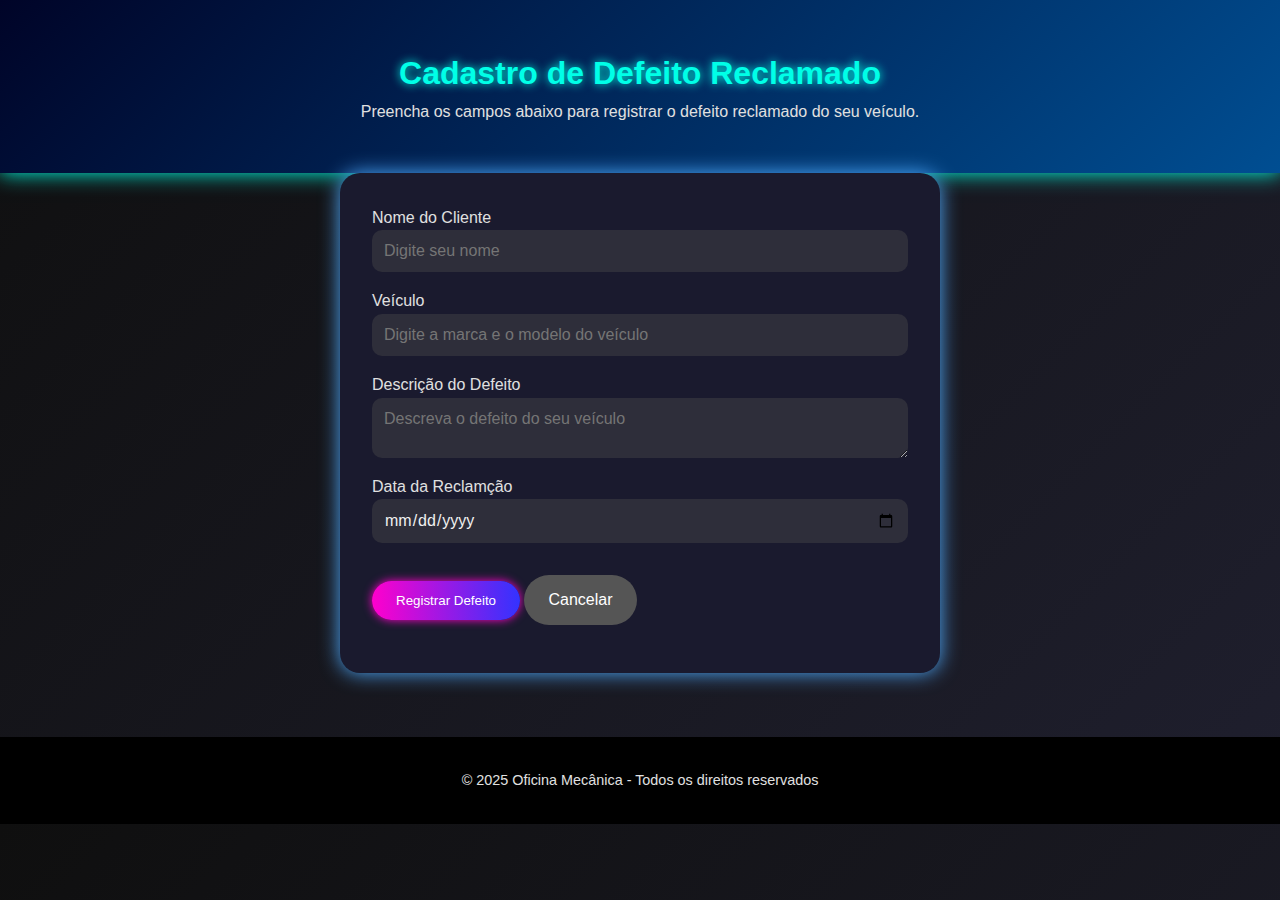
<file: Projetos/Cadastro Do defeito reclamado/Cadastro Do defeito reclamado.html>
<!DOCTYPE html>
<html lang="pt-br">
<head>
    <meta charset="UTF-8">
    <meta name="viewport" content="width=device-width, initial-scale=1.0">
    <link rel="stylesheet" href="../Pagina Inicial/Index.css">
    <title>Cadastro de Defeito Reclamado - Oficina Mecânica</title>
</head>
<body>

<div class="container">
    <header>
        <h1>Cadastro de Defeito Reclamado</h1>
        <p>Preencha os campos abaixo para registrar o defeito reclamado do seu veículo.</p>
    </header>

    <main>
        <form action="../Serviço Realizado/Realizado.html" method="POST" class="form-cadastro">
            <div class="form-group">
                <label for="nome-cliente">Nome do Cliente</label>
                <input type="text" id="nome-cliente" name="nome-cliente" required placeholder="Digite seu nome">
            </div>

            <div class="form-group">
                <label for="veiculo">Veículo</label>
                <input type="text" id="veiculo" name="veiculo" required placeholder="Digite a marca e o modelo do veículo">
            </div>

            <div class="form-group">
                <label for="defeito">Descrição do Defeito</label>
                <textarea id="defeito" name="defeito" required placeholder="Descreva o defeito do seu veículo"></textarea>
            </div>

            <div class="form-group">
                <label for="data-reclamacao">Data da Reclamção</label>
                <input type="date" id="data-reclamacao" name="data-reclamacao" required>
            </div>

            <div class="form-actions">
                <button type="submit" class="btn">Registrar Defeito</button>
                <a href="index.html" class="btn cancel">Cancelar</a>
            </div>
        </form>
    </main>

    <footer>
        <p>&copy; 2025 Oficina Mecânica - Todos os direitos reservados</p>
    </footer>
</div>

</body>
</html>
</file>
<file: Colegio/css e java/Colegio.css>
@import url('https://fonts.googleapis.com/css2?family=Poppins:wght@400;600&display=swap');

:root {
  --cor-primaria: #1f2e5a;       /* azul marinho escuro */
  --cor-secundaria: #6091d3;     /* azul acinzentado suave */
  --cor-fundo: #f5f8ff;          /* azul muito claro */
  --cor-texto: #2a3a66;          /* azul escuro */
  --cor-link: #3a69d8;           /* azul médio vibrante */
  --cor-card-fundo: #ffffff;     /* branco */
  --cor-sombra: rgba(47, 62, 108, 0.12); /* sombra azul suave */
}

*,
*::before,
*::after {
  box-sizing: border-box;
}

body {
  margin: 0;
  font-family: 'Poppins', sans-serif;
  background-color: var(--cor-fundo);
  color: var(--cor-texto);
  line-height: 1.7;
  font-size: 16px;
  -webkit-font-smoothing: antialiased;
  -moz-osx-font-smoothing: grayscale;
}

.container {
  width: 90%;
  max-width: 1200px;
  margin: auto;
  padding: 12px 0;
}

/* Header */
.header {
  background-color: var(--cor-primaria);
  color: #fff;
  padding: 12px 0;
  box-shadow: 0 -4px 12px var(--cor-sombra); /* sombra vindo de cima */
  position: sticky;
  top: 0;
  z-index: 10000;
  transition: background-color 0.3s ease;
}

.header-container {
  display: flex;
  justify-content: space-between;
  align-items: center;
  padding: 0 20px;
}

.logo {
  font-size: 1.6rem;
  font-weight: 700;
  letter-spacing: 2px;
  text-transform: uppercase;
  user-select: none;
}

/* Navigation */
nav {
  position: relative;
}

.menu-toggle {
  display: none;
  background: none;
  border: none;
  font-size: 2.2rem;
  color: white;
  cursor: pointer;
  transition: color 0.3s;
}

.menu-toggle:hover {
  color: var(--cor-secundaria);
}

.nav-links {
  display: flex;
  gap: 28px;
  list-style: none;
  margin: 0;
  padding: 0;
}

.nav-links a {
  text-decoration: none;
  color: white;
  font-weight: 600;
  padding: 10px 16px;
  border-radius: 8px;
  transition:
    background 0.35s ease,
    box-shadow 0.35s ease,
    color 0.35s ease;
  position: relative;
}

.nav-links a::after {
  content: '';
  position: absolute;
  bottom: 6px;
  left: 50%;
  transform: translateX(-50%);
  width: 0%;
  height: 3px;
  background: var(--cor-secundaria);
  border-radius: 3px;
  transition: width 0.3s ease;
}

.nav-links a:hover::after,
.nav-links a.active::after {
  width: 60%;
}

.nav-links a:hover,
.nav-links a.active {
  background: var(--cor-secundaria);
  color: var(--cor-primaria);
  box-shadow:
    0 0 10px var(--cor-secundaria),
    0 0 20px var(--cor-secundaria);
}

/* Hero */
.hero {
  display: flex;
  align-items: center;
  justify-content: space-between;
  flex-wrap: wrap;
  padding: 40px 0;
  gap: 30px;
}

.hero-text {
  max-width: 600px;
}

.hero-text h1 {
  font-size: 2.4rem;
  color: var(--cor-primaria);
  margin-bottom: 16px;
  font-weight: 700;
  letter-spacing: 1.2px;
}

.hero-text p {
  font-size: 1.25rem;
  margin-bottom: 36px;
  color: var(--cor-texto);
  line-height: 1.6;
}

.btn {
  background: linear-gradient(135deg, var(--cor-secundaria), var(--cor-link));
  color: var(--cor-card-fundo);
  padding: 10px 28px;
  border: none;
  border-radius: 30px;
  font-weight: 700;
  font-size: 1rem;
  cursor: pointer;
  box-shadow:
    0 4px 12px rgba(96, 145, 211, 0.6);
  transition:
    background 0.5s ease,
    box-shadow 0.4s ease,
    transform 0.25s ease;
  text-decoration: none;
  display: inline-block;
}

.btn:hover {
  background: linear-gradient(135deg, var(--cor-link), var(--cor-secundaria));
  box-shadow:
    0 6px 20px rgba(58, 105, 216, 0.8),
    0 0 12px var(--cor-link);
  transform: scale(1.08);
  color: var(--cor-card-fundo);
}

.hero-img {
  width: 100%;
  max-width: 420px;
  border-radius: 16px;
  box-shadow: 0 -12px 30px var(--cor-sombra); /* sombra vindo de cima */
  transition: transform 0.3s ease;
}

.hero-img:hover {
  transform: scale(1.03);
}

/* Cards */
.cards-section h2 {
  font-size: 2.6rem;
  color: var(--cor-primaria);
  text-align: center;
  margin-bottom: 40px;
  font-weight: 700;
  letter-spacing: 1.1px;
}

.cards {
  display: flex;
  justify-content: center;
  gap: 36px;
  flex-wrap: wrap;
}

.card {
  background: var(--cor-card-fundo);
  padding: 28px 24px;
  border-radius: 16px;
  text-align: center;
  box-shadow:
    0 -14px 35px var(--cor-sombra); /* sombra vindo de cima */
  transition:
    transform 0.35s ease,
    box-shadow 0.35s ease;
  width: 100%;
  max-width: 320px;
}

.card:hover {
  transform: translateY(-14px);
  box-shadow:
    0 -24px 48px rgba(96, 145, 211, 0.4); /* sombra vindo de cima */
}

.card .icon {
  width: 70px;
  margin-bottom: 20px;
  filter: drop-shadow(0 1px 1px rgba(96,145,211,0.5));
}

.card h3 {
  color: var(--cor-primaria);
  font-size: 1.6rem;
  margin-bottom: 14px;
  font-weight: 600;
}

.card p {
  color: var(--cor-texto);
  margin: 14px 0 22px;
  font-size: 1rem;
  line-height: 1.5;
}

.card .link {
  color: var(--cor-link);
  font-weight: 700;
  text-decoration: none;
  transition: color 0.3s ease;
}

.card .link:hover {
  text-decoration: underline;
  color: var(--cor-secundaria);
}

/* Newsletter */
.newsletter {
  background-color: var(--cor-primaria);
  color: #fff;
  padding: 28px 20px;
  border-radius: 24px;
  text-align: center;
  margin-top: 40px;
  box-shadow: 0 -10px 30px var(--cor-sombra); /* sombra vindo de cima */
}

.newsletter-form {
  margin-top: 28px;
  display: flex;
  flex-wrap: wrap;
  gap: 16px;
  justify-content: center;
}

.newsletter-form input[type="email"] {
  padding: 14px 18px;
  border-radius: 30px;
  border: none;
  width: 300px;
  font-size: 1rem;
  outline-offset: 2px;
  transition: outline-color 0.3s ease;
}

.newsletter-form input[type="email"]:focus {
  outline: 2px solid var(--cor-secundaria);
}

.newsletter-form button {
  padding: 14px 36px;
  border: none;
  border-radius: 30px;
  background: linear-gradient(135deg, var(--cor-secundaria), var(--cor-link));
  color: var(--cor-card-fundo);
  font-weight: 700;
  cursor: pointer;
  transition:
    background 0.4s ease,
    box-shadow 0.3s ease,
    transform 0.25s ease;
}

.newsletter-form button:hover {
  background: linear-gradient(135deg, var(--cor-link), var(--cor-secundaria));
  box-shadow:
    0 8px 24px rgba(58, 105, 216, 0.8),
    0 0 16px var(--cor-link);
  transform: scale(1.1);
}

/* Gallery */
.gallery {
  display: grid;
  grid-template-columns: repeat(auto-fit, minmax(280px, 1fr));
  gap: 24px;
  margin-top: 40px;
}

.gallery img {
  width: 100%;
  border-radius: 16px;
  box-shadow: 0 -14px 28px var(--cor-sombra); /* sombra vindo de cima */
  transition: transform 0.35s ease;
  cursor: pointer;
}

.gallery img:hover {
  transform: scale(1.08);
  box-shadow: 0 -18px 40px rgba(47, 62, 108, 0.25); /* sombra vindo de cima */
}

/* Story, Work, Legacy */
.story, .work, .legacy-article {
  background: var(--cor-card-fundo);
  border-radius: 16px;
  box-shadow: 0 -14px 28px var(--cor-sombra); /* sombra vindo de cima */
  padding: 28px;
  margin-bottom: 40px;
}

.story h2, .work h2, .legacy-article h2 {
  color: var(--cor-primaria);
  font-weight: 700;
  font-size: 2rem;
  margin-bottom: 20px;
}

.story p, .work p, .legacy-article p {
  color: var(--cor-texto);
  font-size: 1.1rem;
  line-height: 1.7;
}

/* Footer */
.footer {
  background-color: var(--cor-primaria);
  color: white;
  text-align: center;
  padding: 16px 0;
  font-size: 0.9rem;
  letter-spacing: 0.6px;
  margin-top: 40px;
  user-select: none;
}

/* Responsividade */
@media (max-width: 768px) {
  .hero {
    flex-direction: column-reverse;
    text-align: center;
    gap: 30px;
  }

  .nav-links {
    display: none;
    flex-direction: column;
    background-color: var(--cor-primaria);
    position: absolute;
    top: 68px;
    right: 15px;
    border-radius: 14px;
    padding: 20px;
    box-shadow: 0 -8px 20px var(--cor-sombra); /* sombra para menu */
  }

  .nav-links.active {
    display: flex;
  }

  .menu-toggle {
    display: block;
  }

  .nav-links li {
    margin-bottom: 14px;
  }
}
</file>
<file: Projetos/Pagina Inicial/Index.css>
/* Index.css - Tema Futurista Multicolorido */

/* Reset */
* {
    margin: 0;
    padding: 0;
    box-sizing: border-box;
    font-family: 'Segoe UI', Tahoma, Geneva, Verdana, sans-serif;
}

body {
    background: linear-gradient(135deg, #0f0f0f, #1f1f2e);
    color: #f0f0f0;
    line-height: 1.6;
    overflow-x: hidden;
}

h1, h2, h3 {
    color: #00ffe7;
    text-shadow: 0 0 10px #00ffe7;
}

p, label, input, textarea, select {
    color: #e0e0e0;
}

/* Header */
header {
    background: linear-gradient(135deg, #000428, #004e92);
    padding: 3rem 1rem;
    text-align: center;
    box-shadow: 0 0 20px #00ffe7;
}

.header-container h1 {
    font-size: 2.5rem;
    margin-bottom: 0.5rem;
}

.header-container p {
    font-size: 1.2rem;
    color: #cccccc;
}

/* Botões */
.btn {
    display: inline-block;
    padding: 0.75rem 1.5rem;
    margin: 1rem 0;
    background: linear-gradient(90deg, #ff00cc, #3333ff);
    color: white;
    border: none;
    border-radius: 50px;
    cursor: pointer;
    text-decoration: none;
    transition: 0.4s ease;
    box-shadow: 0 0 10px #ff00cc;
}

.btn:hover {
    background: linear-gradient(90deg, #00f5c9, #2c67f2);
    box-shadow: 0 0 20px #00f5c9;
}

.btn.cancel {
    background: #555;
    box-shadow: none;
}

/* Seções */
section {
    padding: 3rem 1rem;
    max-width: 1000px;
    margin: auto;
}

.intro-container, .servicos-container, .form-container {
    text-align: center;
}

.servicos-container {
    display: grid;
    grid-template-columns: repeat(auto-fit, minmax(250px, 1fr));
    gap: 2rem;
    margin-top: 2rem;
}

.servico {
    background: #1e1e2e;
    padding: 1.5rem;
    border-radius: 20px;
    box-shadow: 0 0 15px #00ffe7;
    transition: transform 0.3s ease;
}

.servico:hover {
    transform: translateY(-10px);
    box-shadow: 0 0 25px #00ffea;
}

.servico img {
    width: 100%;
    border-radius: 15px;
    margin-bottom: 1rem;
    object-fit: cover;
    height: 180px;
}

.servico h3 {
    margin-bottom: 0.5rem;
    font-size: 1.4rem;
}

.servico p {
    font-size: 1rem;
    color: #ccc;
}

/* Formulários */
.form-cadastro, .form-contato {
    display: flex;
    flex-direction: column;
    gap: 1rem;
    padding: 2rem;
    background: #1a1a2e;
    border-radius: 20px;
    box-shadow: 0 0 20px #4facfe;
    max-width: 600px;
    margin: 0 auto;
}

.form-group {
    display: flex;
    flex-direction: column;
    text-align: left;
}

input, textarea, select {
    padding: 0.75rem;
    border: none;
    border-radius: 10px;
    background: #2e2e3a;
    color: #f0f0f0;
    font-size: 1rem;
}

input:focus, textarea:focus, select:focus {
    outline: none;
    box-shadow: 0 0 10px #00ffe7;
}

/* Footer */
footer {
    text-align: center;
    padding: 2rem 1rem;
    background: #000;
    color: #777;
    font-size: 0.9rem;
    margin-top: 4rem;
}

/* Fundo Animado para Cadastro de Cliente */
.background-balls {
    position: fixed;
    top: 0;
    left: 0;
    width: 100%;
    height: 100%;
    z-index: -1;
    background: radial-gradient(circle at 20% 30%, rgba(255, 0, 204, 0.2), transparent 50%),
                radial-gradient(circle at 70% 60%, rgba(0, 255, 255, 0.2), transparent 50%),
                radial-gradient(circle at 90% 20%, rgba(0, 255, 102, 0.2), transparent 50%);
    animation: float 10s ease-in-out infinite;
}

@keyframes float {
    0%, 100% { transform: translateY(0px); }
    50% { transform: translateY(-20px); }
}

/* Responsividade */
@media (max-width: 768px) {
    h1 {
        font-size: 2rem;
    }
    .servicos-container {
        grid-template-columns: 1fr;
    }
    .form-cadastro, .form-contato {
        padding: 1rem;
    }
}
</file>
